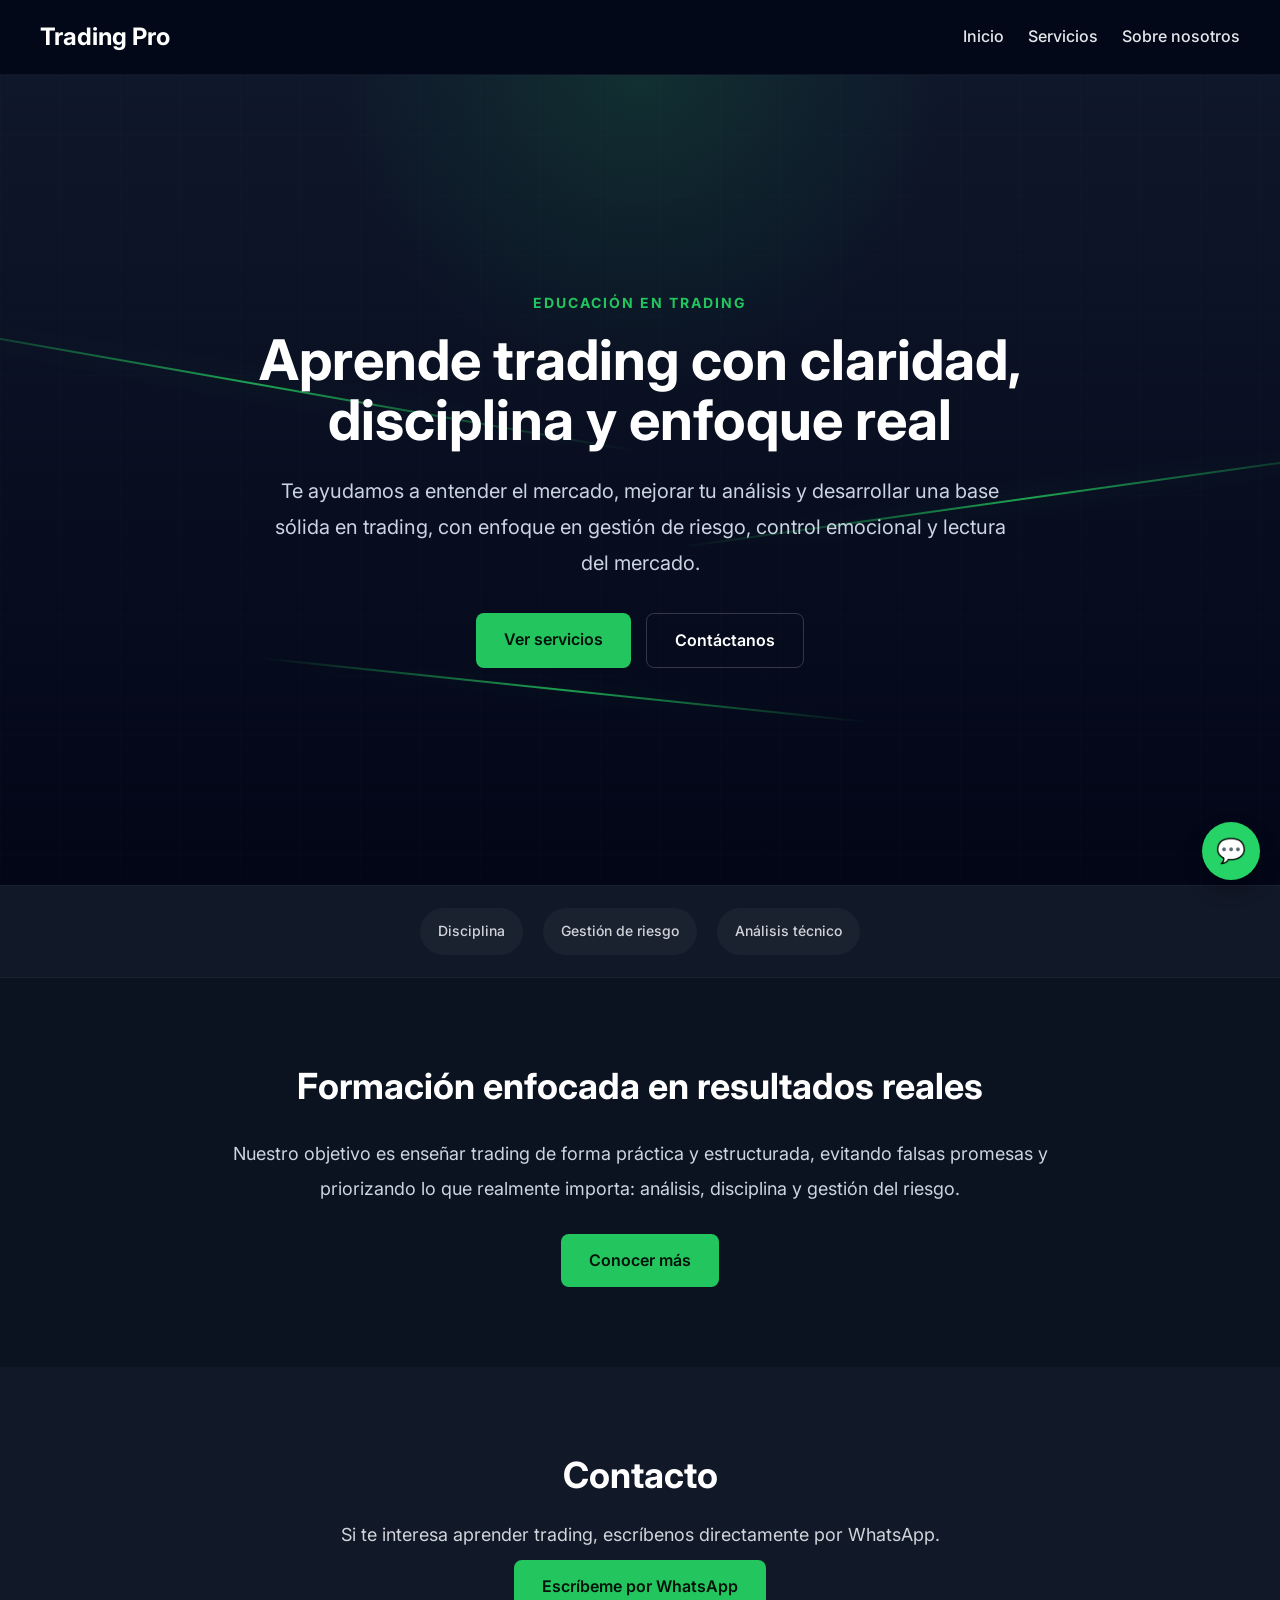
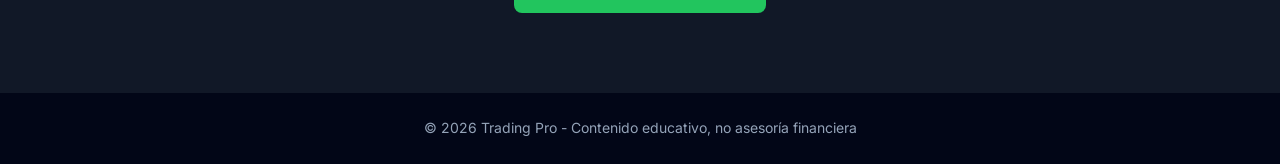
<file: index.html>
<!DOCTYPE html>
<html lang="es">
<head>
    <meta charset="UTF-8">
    <meta name="viewport" content="width=device-width, initial-scale=1.0">
    <title>Trading Pro</title>
    <link rel="stylesheet" href="style.css">
    <link href="https://fonts.googleapis.com/css2?family=Inter:wght@300;400;500;600;700&display=swap" rel="stylesheet">
</head>
<body>

<header>
    <nav class="nav">
        <h1>Trading Pro</h1>
        <ul>
            <li><a href="index.html">Inicio</a></li>
            <li><a href="servicios.html">Servicios</a></li>
            <li><a href="sobre-nosotros.html">Sobre nosotros</a></li>
        </ul>
    </nav>
</header>

<section id="inicio" class="hero">
    <div class="chart-bg"></div>

    <div class="chart-lines">
        <span class="line line-1"></span>
        <span class="line line-2"></span>
        <span class="line line-3"></span>
    </div>

    <div class="hero-content">
        <p class="hero-tag">Educación en trading</p>
        <h2>Aprende trading con claridad, disciplina y enfoque real</h2>
        <p class="hero-text">
            Te ayudamos a entender el mercado, mejorar tu análisis y desarrollar una base sólida
            en trading, con enfoque en gestión de riesgo, control emocional y lectura del mercado.
        </p>

        <div class="hero-buttons">
            <a href="servicios.html" class="btn">Ver servicios</a>
            <a href="https://wa.me/507989898" class="btn btn-secondary" target="_blank">Contáctanos</a>
        </div>
    </div>
</section>

<section class="highlights">
    <div class="highlight-item">Disciplina</div>
    <div class="highlight-item">Gestión de riesgo</div>
    <div class="highlight-item">Análisis técnico</div>
</section>

<section class="intro-section">
    <div class="intro-content">
        <h2>Formación enfocada en resultados reales</h2>
        <p>
            Nuestro objetivo es enseñar trading de forma práctica y estructurada, evitando falsas promesas
            y priorizando lo que realmente importa: análisis, disciplina y gestión del riesgo.
        </p>
        <a href="sobre-nosotros.html" class="btn">Conocer más</a>
    </div>
</section>

<section id="contacto" class="contacto">
    <h2>Contacto</h2>
    <p>Si te interesa aprender trading, escríbenos directamente por WhatsApp.</p>

    <a href="https://wa.me/507989898" class="btn" target="_blank">
        Escríbeme por WhatsApp
    </a>
</section>

<footer>
    <p>© 2026 Trading Pro - Contenido educativo, no asesoría financiera</p>
</footer>

<a href="https://wa.me/507989898" class="whatsapp-float" target="_blank" aria-label="WhatsApp">
    💬
</a>

</body>
</html>
</file>
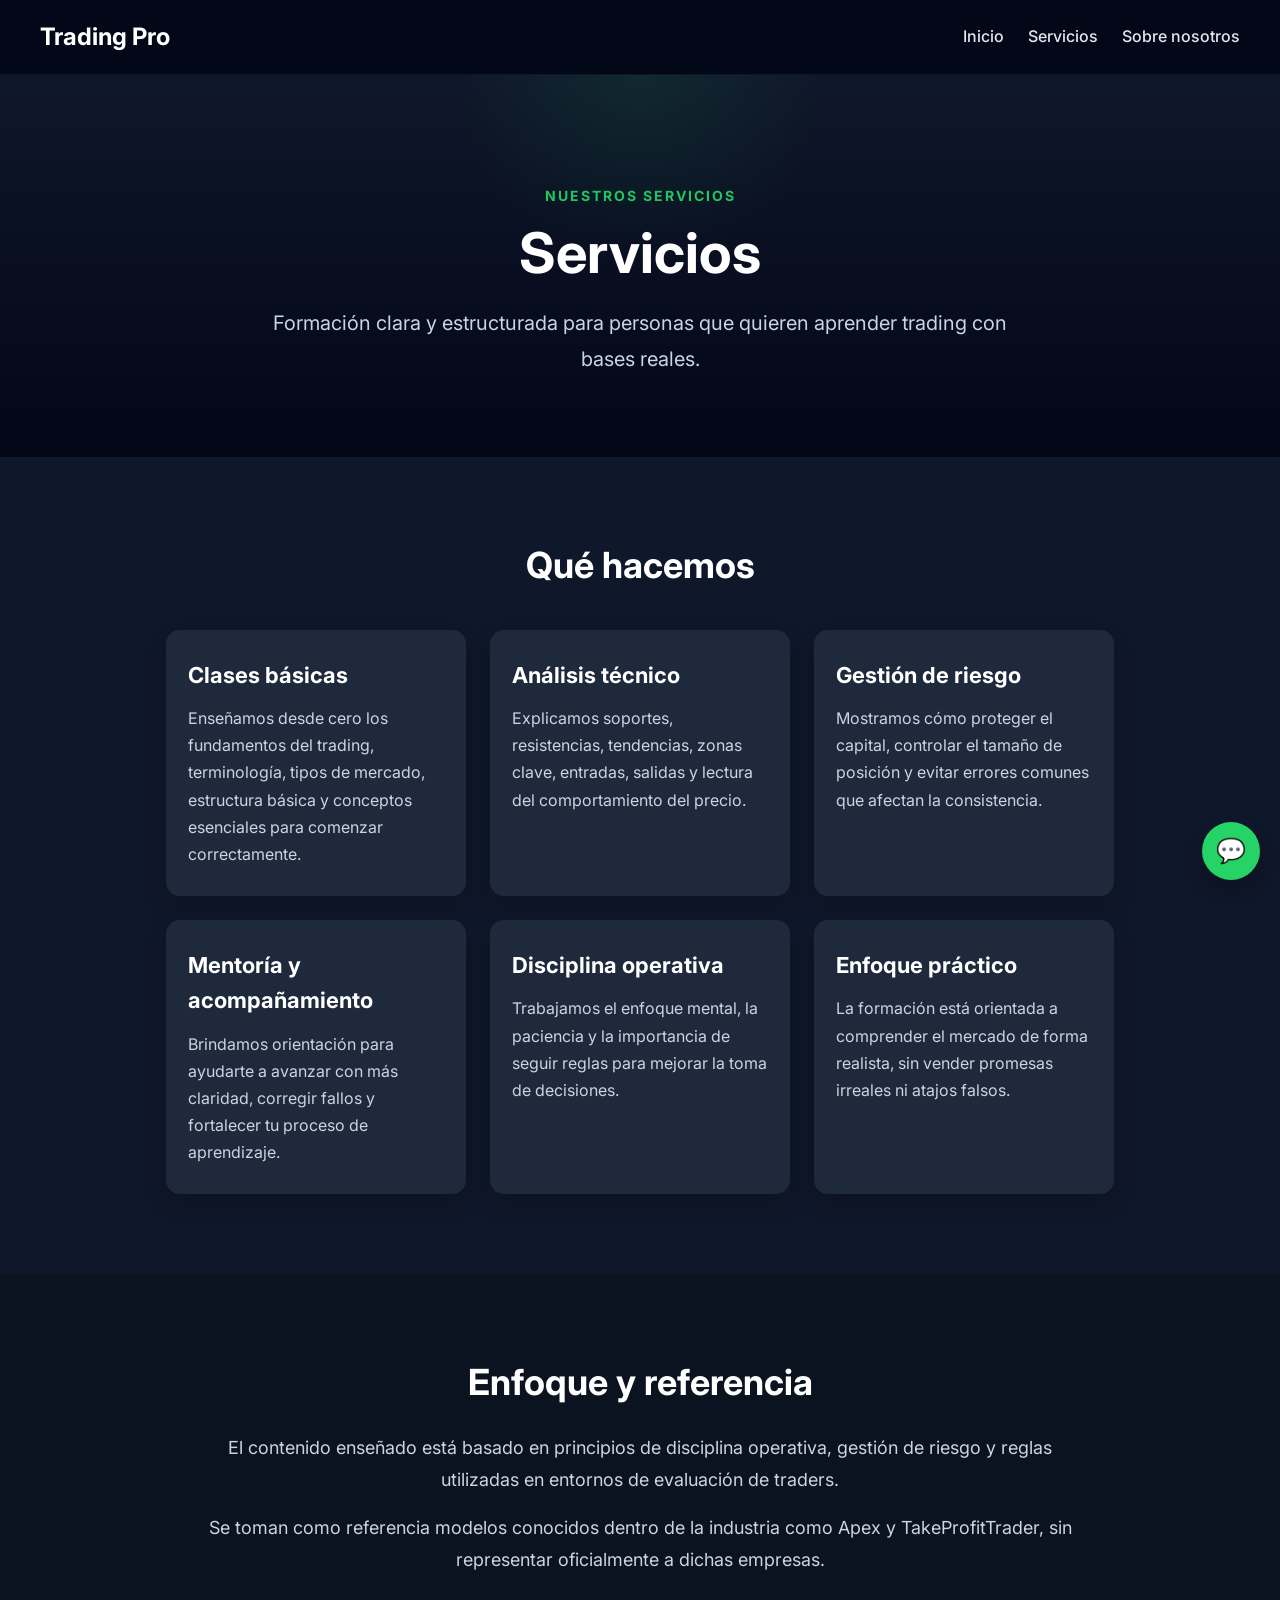
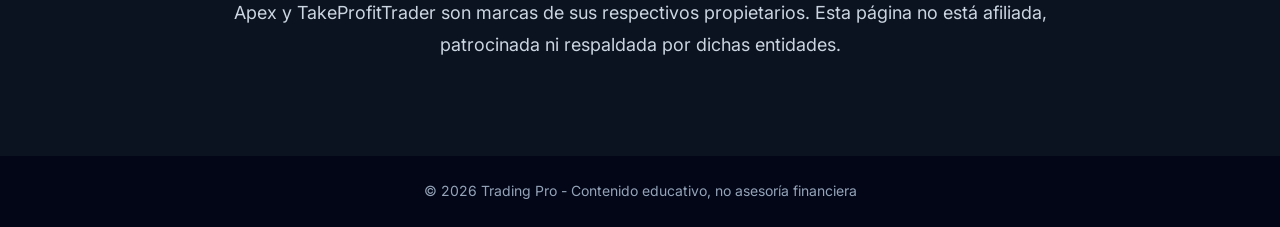
<file: servicios.html>
<!DOCTYPE html>
<html lang="es">
<head>
    <meta charset="UTF-8">
    <meta name="viewport" content="width=device-width, initial-scale=1.0">
    <title>Servicios - Trading Pro</title>
    <link rel="stylesheet" href="style.css">
    <link href="https://fonts.googleapis.com/css2?family=Inter:wght@300;400;500;600;700&display=swap" rel="stylesheet">
</head>
<body>

<header>
    <nav class="nav">
        <h1>Trading Pro</h1>
        <ul>
            <li><a href="index.html">Inicio</a></li>
            <li><a href="servicios.html">Servicios</a></li>
            <li><a href="sobre-nosotros.html">Sobre nosotros</a></li>
        </ul>
    </nav>
</header>

<section class="page-hero">
    <div class="page-hero-content">
        <p class="hero-tag">Nuestros servicios</p>
        <h2>Servicios</h2>
        <p class="hero-text">
            Formación clara y estructurada para personas que quieren aprender trading con bases reales.
        </p>
    </div>
</section>

<section class="servicios">
    <h2>Qué hacemos</h2>

    <div class="cards">
        <div class="card">
            <h3>Clases básicas</h3>
            <p>
                Enseñamos desde cero los fundamentos del trading, terminología, tipos de mercado,
                estructura básica y conceptos esenciales para comenzar correctamente.
            </p>
        </div>

        <div class="card">
            <h3>Análisis técnico</h3>
            <p>
                Explicamos soportes, resistencias, tendencias, zonas clave, entradas, salidas
                y lectura del comportamiento del precio.
            </p>
        </div>

        <div class="card">
            <h3>Gestión de riesgo</h3>
            <p>
                Mostramos cómo proteger el capital, controlar el tamaño de posición y evitar
                errores comunes que afectan la consistencia.
            </p>
        </div>

        <div class="card">
            <h3>Mentoría y acompañamiento</h3>
            <p>
                Brindamos orientación para ayudarte a avanzar con más claridad, corregir fallos
                y fortalecer tu proceso de aprendizaje.
            </p>
        </div>

        <div class="card">
            <h3>Disciplina operativa</h3>
            <p>
                Trabajamos el enfoque mental, la paciencia y la importancia de seguir reglas
                para mejorar la toma de decisiones.
            </p>
        </div>

        <div class="card">
            <h3>Enfoque práctico</h3>
            <p>
                La formación está orientada a comprender el mercado de forma realista,
                sin vender promesas irreales ni atajos falsos.
            </p>
        </div>
    </div>
</section>

<section class="referencias">
    <div class="referencias-contenido">
        <h2>Enfoque y referencia</h2>
        <p>
            El contenido enseñado está basado en principios de disciplina operativa,
            gestión de riesgo y reglas utilizadas en entornos de evaluación de traders.
        </p>
        <p>
            Se toman como referencia modelos conocidos dentro de la industria como Apex y TakeProfitTrader,
            sin representar oficialmente a dichas empresas.
        </p>

        <p class="disclaimer">
            Apex y TakeProfitTrader son marcas de sus respectivos propietarios.
            Esta página no está afiliada, patrocinada ni respaldada por dichas entidades.
        </p>
    </div>
</section>

<footer>
    <p>© 2026 Trading Pro - Contenido educativo, no asesoría financiera</p>
</footer>

<a href="https://wa.me/507989898" class="whatsapp-float" target="_blank" aria-label="WhatsApp">
    💬
</a>

</body>
</html>
</file>
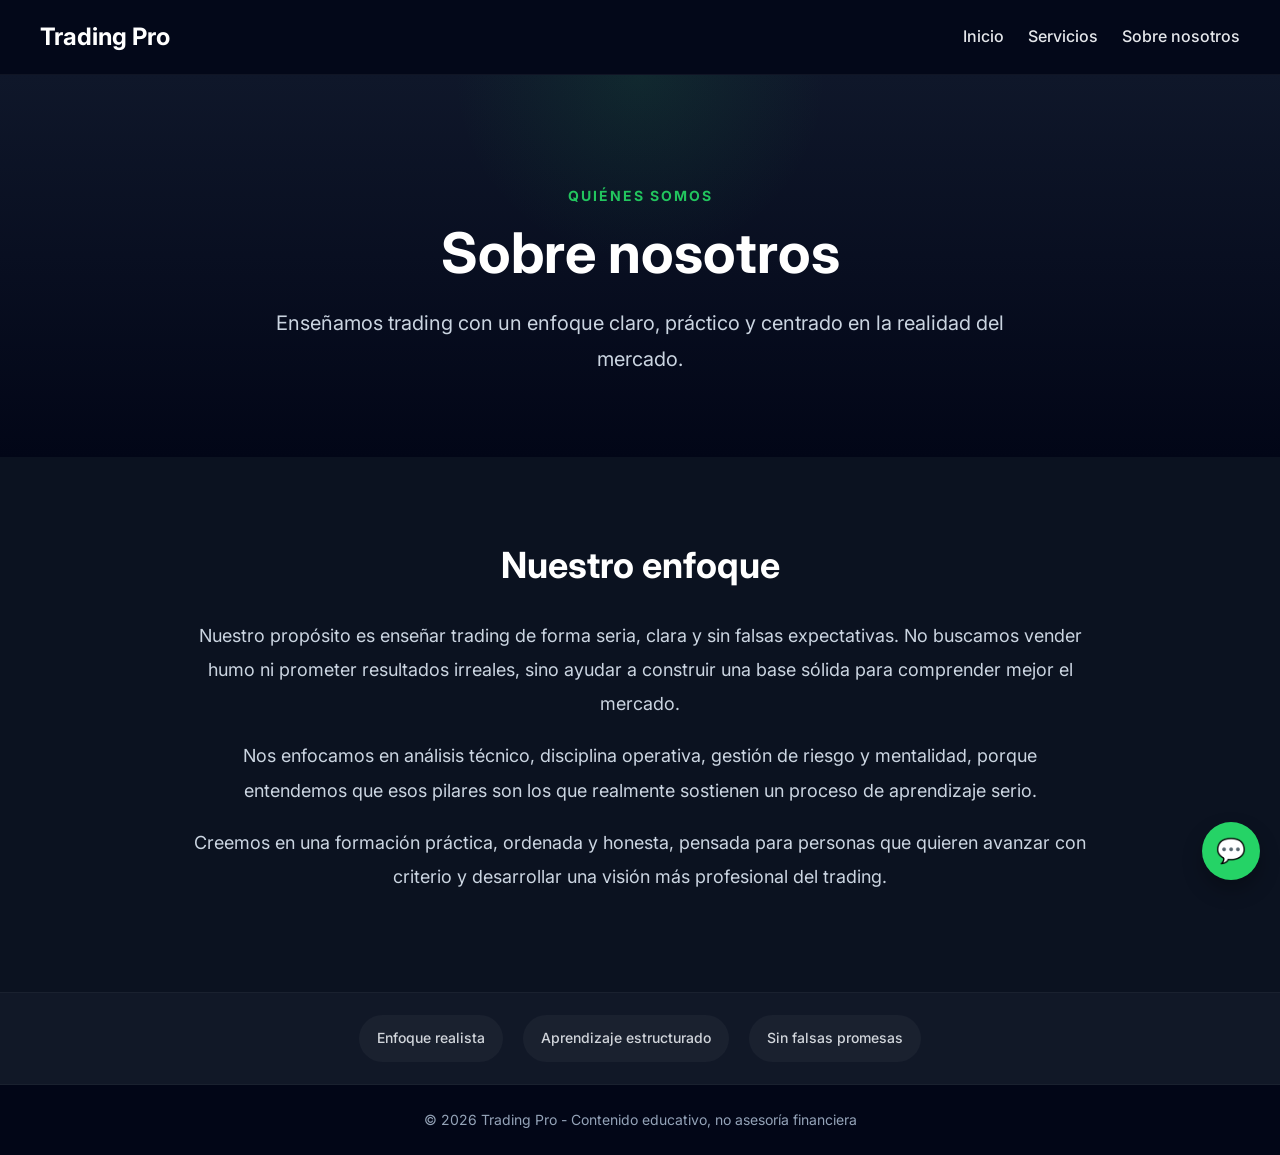
<file: sobre-nosotros.html>
<!DOCTYPE html>
<html lang="es">
<head>
    <meta charset="UTF-8">
    <meta name="viewport" content="width=device-width, initial-scale=1.0">
    <title>Sobre nosotros - Trading Pro</title>
    <link rel="stylesheet" href="style.css">
    <link href="https://fonts.googleapis.com/css2?family=Inter:wght@300;400;500;600;700&display=swap" rel="stylesheet">
</head>
<body>

<header>
    <nav class="nav">
        <h1>Trading Pro</h1>
        <ul>
            <li><a href="index.html">Inicio</a></li>
            <li><a href="servicios.html">Servicios</a></li>
            <li><a href="sobre-nosotros.html">Sobre nosotros</a></li>
        </ul>
    </nav>
</header>

<section class="page-hero">
    <div class="page-hero-content">
        <p class="hero-tag">Quiénes somos</p>
        <h2>Sobre nosotros</h2>
        <p class="hero-text">
            Enseñamos trading con un enfoque claro, práctico y centrado en la realidad del mercado.
        </p>
    </div>
</section>

<section class="sobre-mi">
    <div class="sobre-mi-contenido">
        <h2>Nuestro enfoque</h2>
        <p>
            Nuestro propósito es enseñar trading de forma seria, clara y sin falsas expectativas.
            No buscamos vender humo ni prometer resultados irreales, sino ayudar a construir
            una base sólida para comprender mejor el mercado.
        </p>
        <p>
            Nos enfocamos en análisis técnico, disciplina operativa, gestión de riesgo y mentalidad,
            porque entendemos que esos pilares son los que realmente sostienen un proceso de aprendizaje serio.
        </p>
        <p>
            Creemos en una formación práctica, ordenada y honesta, pensada para personas que quieren avanzar
            con criterio y desarrollar una visión más profesional del trading.
        </p>
    </div>
</section>

<section class="highlights">
    <div class="highlight-item">Enfoque realista</div>
    <div class="highlight-item">Aprendizaje estructurado</div>
    <div class="highlight-item">Sin falsas promesas</div>
</section>

<footer>
    <p>© 2026 Trading Pro - Contenido educativo, no asesoría financiera</p>
</footer>

<a href="https://wa.me/507989898" class="whatsapp-float" target="_blank" aria-label="WhatsApp">
    💬
</a>

</body>
</html>
</file>
<file: style.css>
* {
    margin: 0;
    padding: 0;
    box-sizing: border-box;
}

html {
    scroll-behavior: smooth;
}

body {
    font-family: 'Inter', sans-serif;
    background: #0f172a;
    color: white;
    line-height: 1.6;
}

/* HEADER */
header {
    background: rgba(2, 6, 23, 0.85);
    padding: 18px 25px;
    position: sticky;
    top: 0;
    backdrop-filter: blur(10px);
    z-index: 1000;
    border-bottom: 1px solid rgba(255, 255, 255, 0.05);
}

.nav {
    max-width: 1200px;
    margin: 0 auto;
    display: flex;
    justify-content: space-between;
    align-items: center;
}

.nav h1 {
    font-size: 24px;
    margin: 0;
}

.nav ul {
    list-style: none;
    display: flex;
    gap: 24px;
    margin: 0;
    padding: 0;
}

a {
    text-decoration: none;
}

ul li a {
    color: #e5e7eb;
    font-weight: 500;
    transition: 0.3s ease;
}

ul li a:hover {
    color: #22c55e;
}

/* HERO PRINCIPAL */
.hero {
    min-height: 90vh;
    display: flex;
    align-items: center;
    justify-content: center;
    text-align: center;
    padding: 80px 20px;
    background:
        radial-gradient(circle at top, rgba(34, 197, 94, 0.14), transparent 30%),
        linear-gradient(180deg, #0f172a 0%, #020617 100%);
    position: relative;
    overflow: hidden;
}

.chart-bg {
    position: absolute;
    inset: 0;
    background-image:
        linear-gradient(rgba(255,255,255,0.03) 1px, transparent 1px),
        linear-gradient(90deg, rgba(255,255,255,0.03) 1px, transparent 1px);
    background-size: 60px 60px;
    opacity: 0.35;
    z-index: 0;
}

.chart-lines {
    position: absolute;
    inset: 0;
    z-index: 1;
    pointer-events: none;
}

.line {
    position: absolute;
    height: 2px;
    border-radius: 999px;
    background: linear-gradient(90deg, transparent, rgba(34, 197, 94, 0.8), transparent);
    filter: drop-shadow(0 0 10px rgba(34, 197, 94, 0.25));
}

.line-1 {
    width: 60%;
    top: 38%;
    left: -10%;
    transform: rotate(10deg);
    animation: floatLine1 9s ease-in-out infinite;
}

.line-2 {
    width: 55%;
    top: 52%;
    right: -8%;
    transform: rotate(-8deg);
    animation: floatLine2 10s ease-in-out infinite;
}

.line-3 {
    width: 48%;
    bottom: 24%;
    left: 20%;
    transform: rotate(6deg);
    animation: floatLine3 8s ease-in-out infinite;
}

@keyframes floatLine1 {
    0%, 100% { transform: rotate(10deg) translateX(0); }
    50% { transform: rotate(10deg) translateX(25px); }
}

@keyframes floatLine2 {
    0%, 100% { transform: rotate(-8deg) translateX(0); }
    50% { transform: rotate(-8deg) translateX(-30px); }
}

@keyframes floatLine3 {
    0%, 100% { transform: rotate(6deg) translateY(0); }
    50% { transform: rotate(6deg) translateY(-12px); }
}

.hero-content {
    max-width: 900px;
    position: relative;
    z-index: 2;
}

.hero-tag {
    color: #22c55e;
    font-size: 14px;
    text-transform: uppercase;
    letter-spacing: 2px;
    margin-bottom: 15px;
    font-weight: 700;
}

.hero h2,
.page-hero h2 {
    font-size: 56px;
    line-height: 1.08;
    margin-bottom: 22px;
}

.hero-text {
    font-size: 20px;
    line-height: 1.8;
    color: #cbd5e1;
    max-width: 760px;
    margin: 0 auto;
}

.hero-buttons {
    margin-top: 32px;
    display: flex;
    justify-content: center;
    gap: 15px;
    flex-wrap: wrap;
}

/* HERO INTERIOR */
.page-hero {
    padding: 110px 20px 80px;
    text-align: center;
    background:
        radial-gradient(circle at top, rgba(34, 197, 94, 0.10), transparent 25%),
        linear-gradient(180deg, #0f172a 0%, #020617 100%);
}

.page-hero-content {
    max-width: 900px;
    margin: 0 auto;
}

/* BOTONES */
.btn {
    display: inline-block;
    padding: 14px 28px;
    background: #22c55e;
    color: #04130a;
    border-radius: 8px;
    font-weight: 600;
    transition: 0.3s ease;
}

.btn:hover {
    transform: translateY(-2px);
    box-shadow: 0 10px 20px rgba(34, 197, 94, 0.25);
}

.btn-secondary {
    background: transparent;
    color: white;
    border: 1px solid rgba(255, 255, 255, 0.18);
}

.btn-secondary:hover {
    box-shadow: 0 10px 20px rgba(255, 255, 255, 0.08);
}

/* HIGHLIGHTS */
.highlights {
    display: flex;
    justify-content: center;
    gap: 20px;
    flex-wrap: wrap;
    padding: 22px 20px;
    background: #111827;
    border-top: 1px solid rgba(255, 255, 255, 0.04);
    border-bottom: 1px solid rgba(255, 255, 255, 0.04);
}

.highlight-item {
    background: rgba(255, 255, 255, 0.04);
    color: #d1d5db;
    padding: 12px 18px;
    border-radius: 999px;
    font-size: 14px;
    font-weight: 500;
}

/* INTRO */
.intro-section {
    padding: 80px 20px;
    background: #0b1220;
}

.intro-content {
    max-width: 900px;
    margin: 0 auto;
    text-align: center;
}

.intro-content h2 {
    font-size: 36px;
    margin-bottom: 22px;
}

.intro-content p {
    font-size: 18px;
    line-height: 1.9;
    color: #cbd5e1;
    margin-bottom: 28px;
}

/* SOBRE NOSOTROS */
.sobre-mi {
    padding: 80px 20px;
    background: #0b1220;
}

.sobre-mi-contenido {
    max-width: 900px;
    margin: 0 auto;
    text-align: center;
}

.sobre-mi h2 {
    font-size: 36px;
    margin-bottom: 24px;
}

.sobre-mi p {
    font-size: 18px;
    line-height: 1.9;
    color: #cbd5e1;
    margin-bottom: 18px;
}

/* SERVICIOS */
.servicios {
    padding: 80px 20px;
    text-align: center;
    background: #0f172a;
}

.servicios h2 {
    font-size: 36px;
    margin-bottom: 20px;
}

.cards {
    display: flex;
    gap: 24px;
    justify-content: center;
    margin-top: 35px;
    flex-wrap: wrap;
}

.card {
    background: #1e293b;
    padding: 28px 22px;
    border-radius: 14px;
    width: 300px;
    text-align: left;
    box-shadow: 0 10px 25px rgba(0, 0, 0, 0.18);
    transition: 0.3s ease;
}

.card:hover {
    transform: translateY(-6px);
}

.card h3 {
    margin-bottom: 12px;
    font-size: 22px;
}

.card p {
    color: #cbd5e1;
    font-size: 16px;
    line-height: 1.7;
}

/* REFERENCIAS */
.referencias {
    padding: 80px 20px;
    background: #0b1220;
}

.referencias-contenido {
    max-width: 900px;
    margin: 0 auto;
    text-align: center;
}

.referencias h2 {
    font-size: 36px;
    margin-bottom: 20px;
}

.referencias p {
    font-size: 18px;
    color: #cbd5e1;
    line-height: 1.8;
    margin-bottom: 15px;
}

.disclaimer {
    font-size: 14px;
    color: #94a3b8;
    margin-top: 20px;
}

/* CONTACTO */
.contacto {
    padding: 80px 20px;
    text-align: center;
    background: #111827;
}

.contacto h2 {
    font-size: 36px;
    margin-bottom: 16px;
}

.contacto p {
    color: #d1d5db;
    font-size: 18px;
    max-width: 700px;
    margin: 0 auto 10px;
}

/* FOOTER */
footer {
    text-align: center;
    padding: 24px 20px;
    background: #020617;
    color: #94a3b8;
    font-size: 14px;
}

/* BOTON FLOTANTE */
.whatsapp-float {
    position: fixed;
    bottom: 20px;
    right: 20px;
    background: #25d366;
    color: white;
    font-size: 24px;
    width: 58px;
    height: 58px;
    border-radius: 50%;
    display: flex;
    align-items: center;
    justify-content: center;
    box-shadow: 0 10px 20px rgba(0, 0, 0, 0.28);
    transition: 0.3s ease;
    z-index: 1200;
}

.whatsapp-float:hover {
    transform: scale(1.08);
}

/* RESPONSIVE */
@media (max-width: 768px) {
    .nav {
        flex-direction: column;
        gap: 14px;
    }

    .nav ul {
        flex-direction: column;
        align-items: center;
        gap: 12px;
    }

    .hero {
        min-height: auto;
        padding: 70px 20px;
    }

    .hero h2,
    .page-hero h2 {
        font-size: 36px;
    }

    .hero-text {
        font-size: 17px;
    }

    .hero-buttons {
        flex-direction: column;
        align-items: center;
    }

    .intro-content h2,
    .sobre-mi h2,
    .servicios h2,
    .referencias h2,
    .contacto h2 {
        font-size: 30px;
    }

    .intro-content p,
    .sobre-mi p,
    .referencias p,
    .contacto p {
        font-size: 16px;
    }

    .card {
        width: 90%;
        max-width: 340px;
    }

    .whatsapp-float {
        width: 54px;
        height: 54px;
        font-size: 22px;
    }
}
</file>
